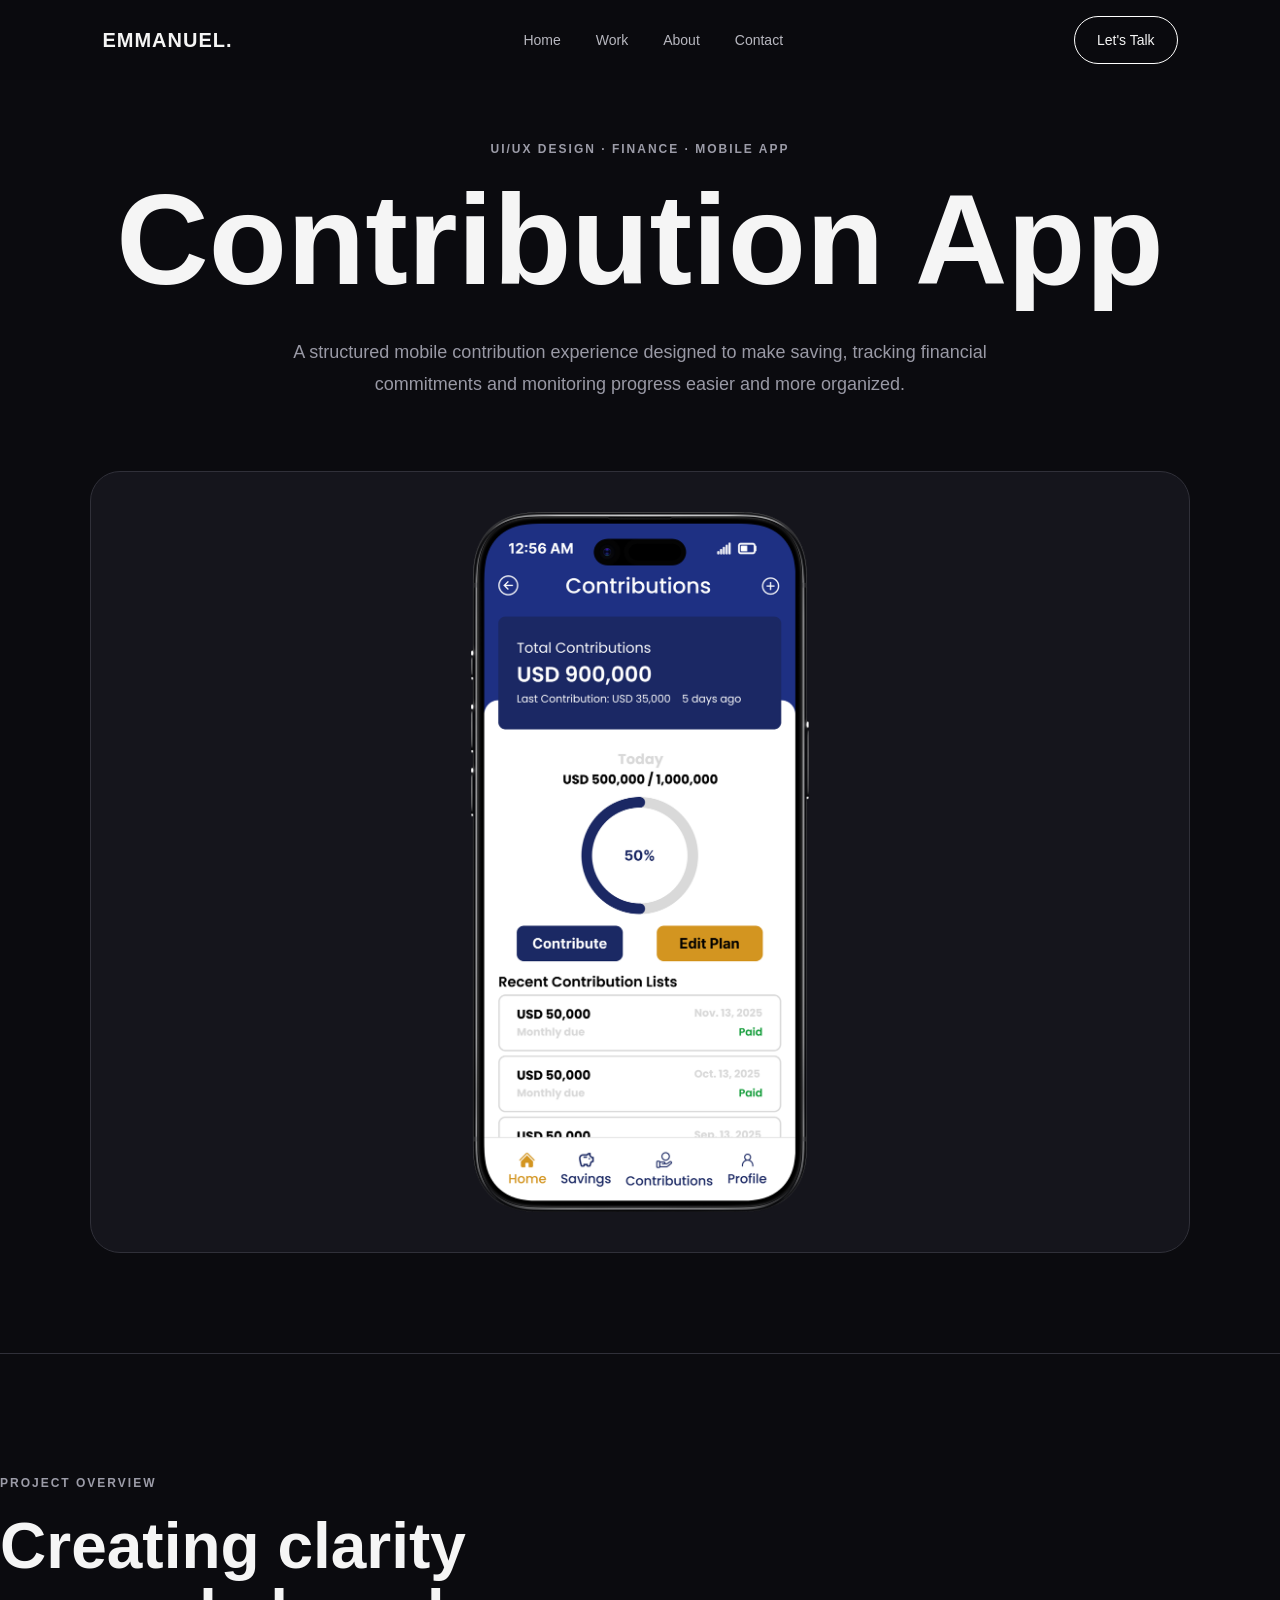
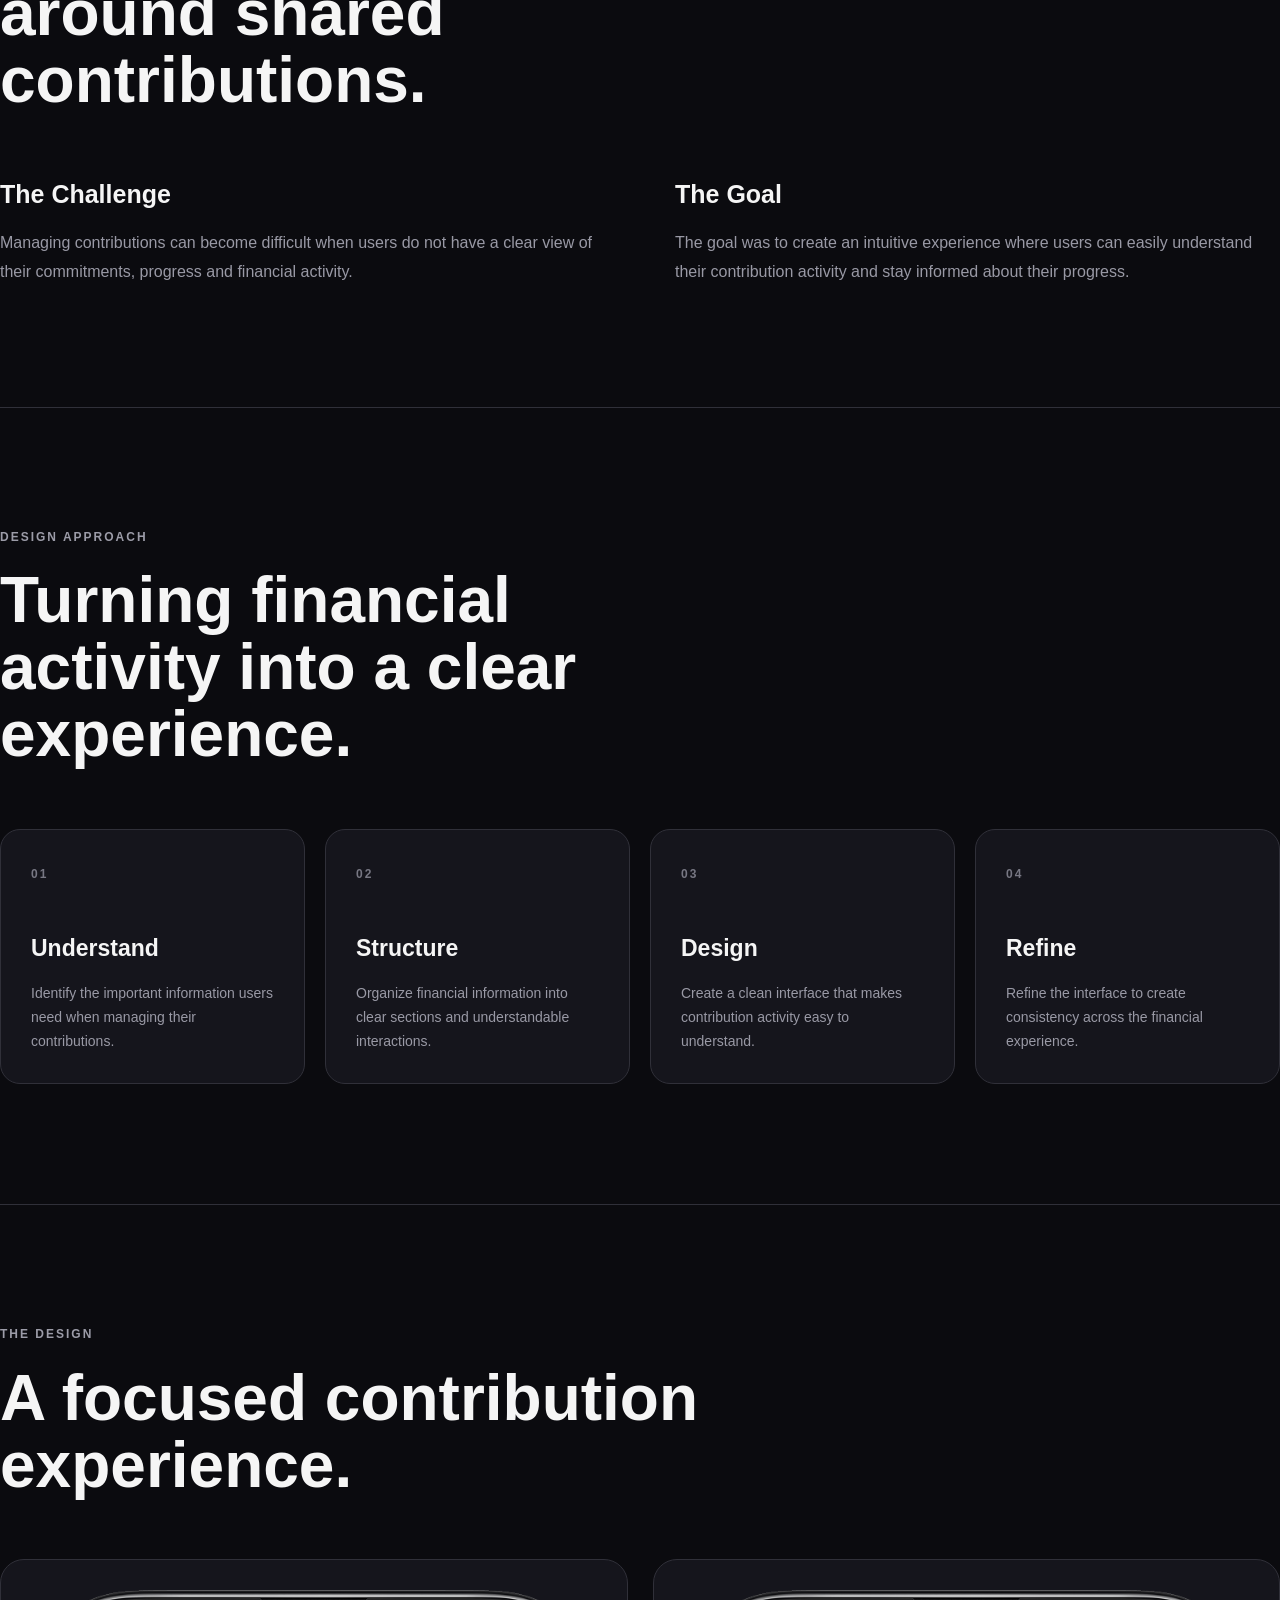
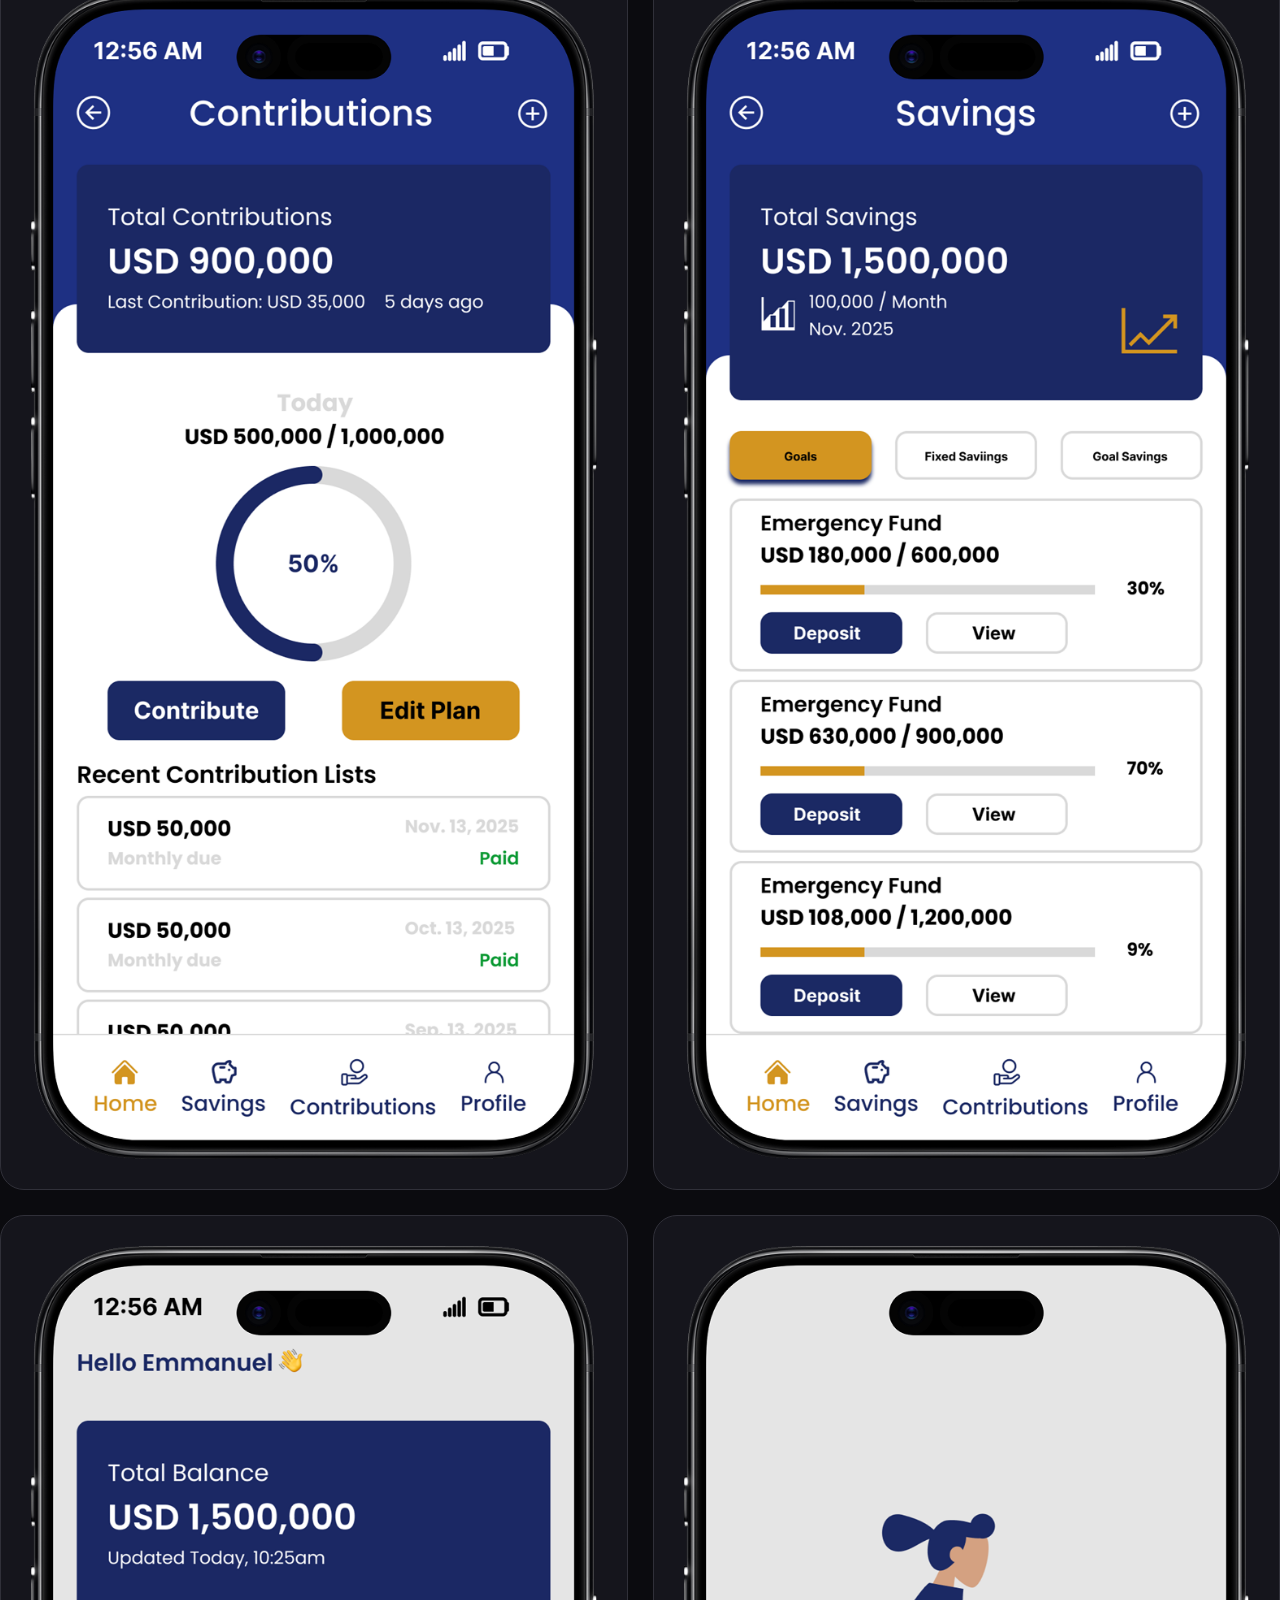
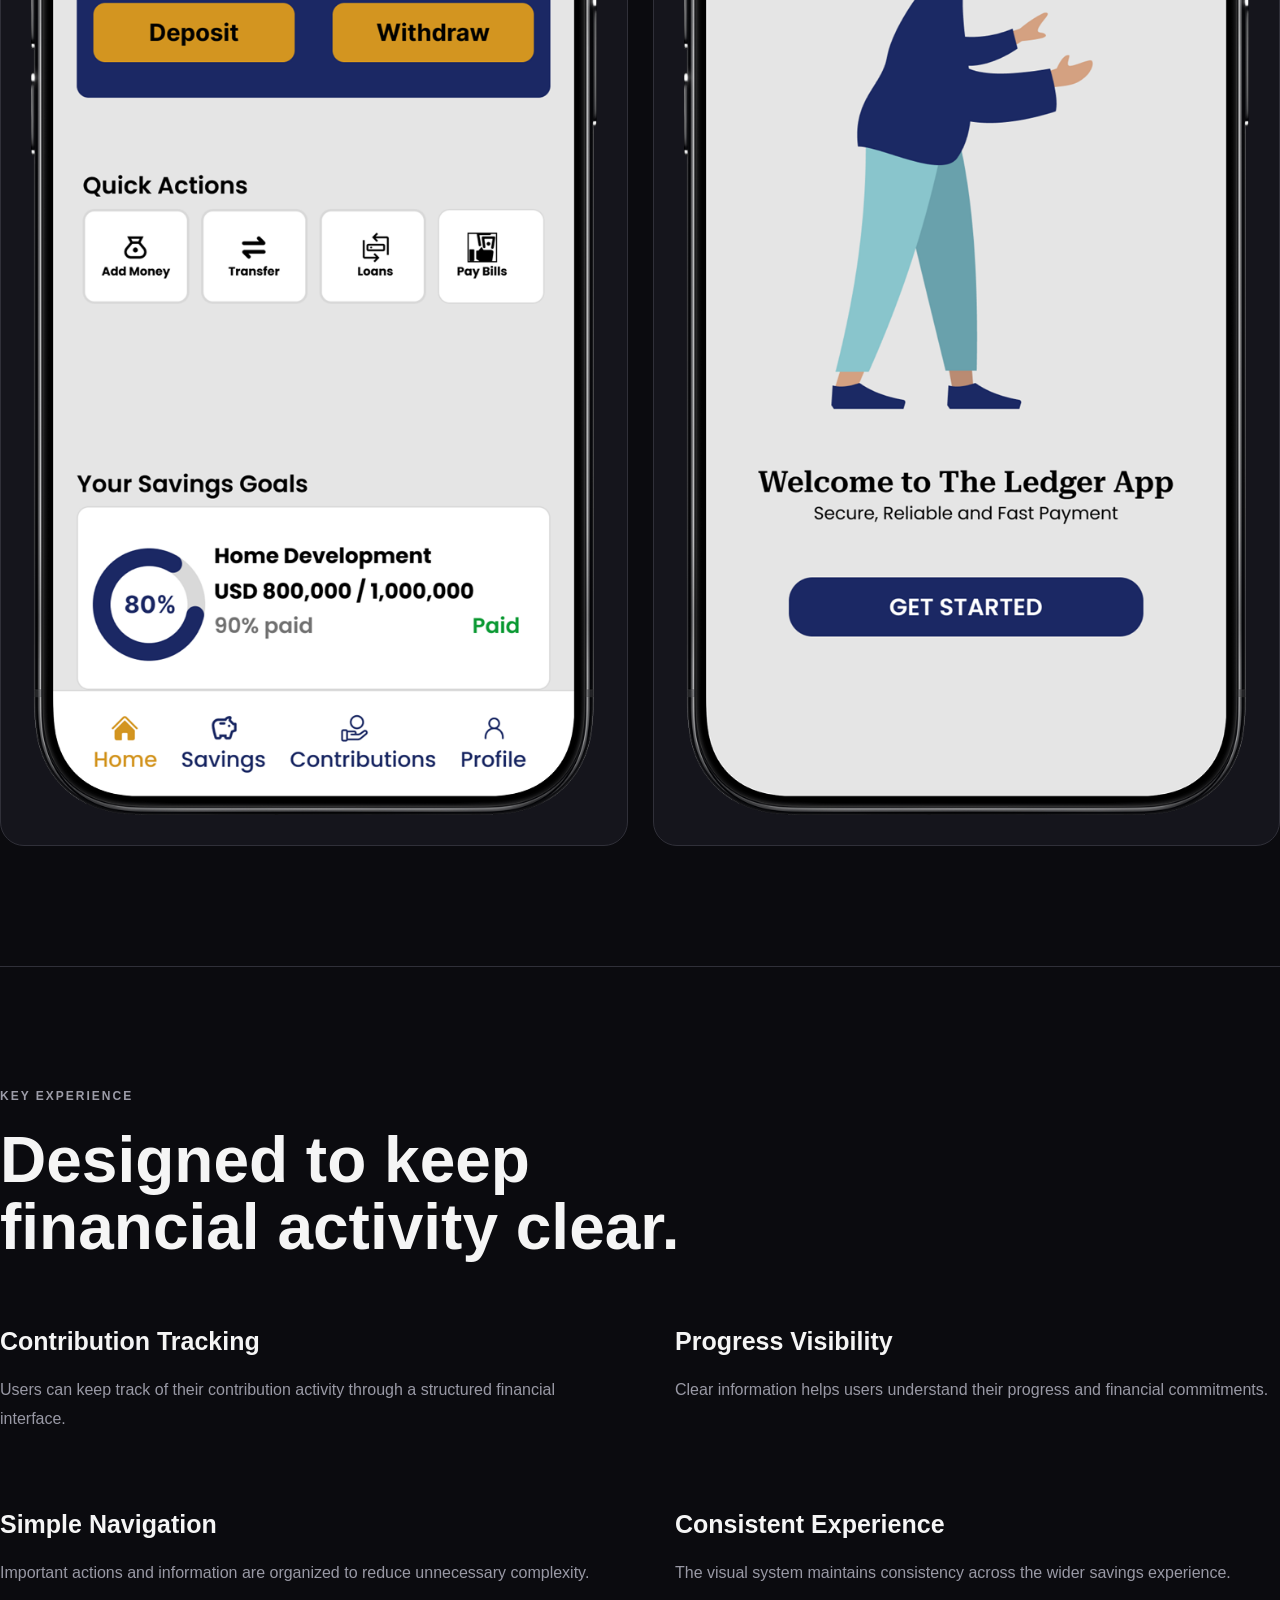
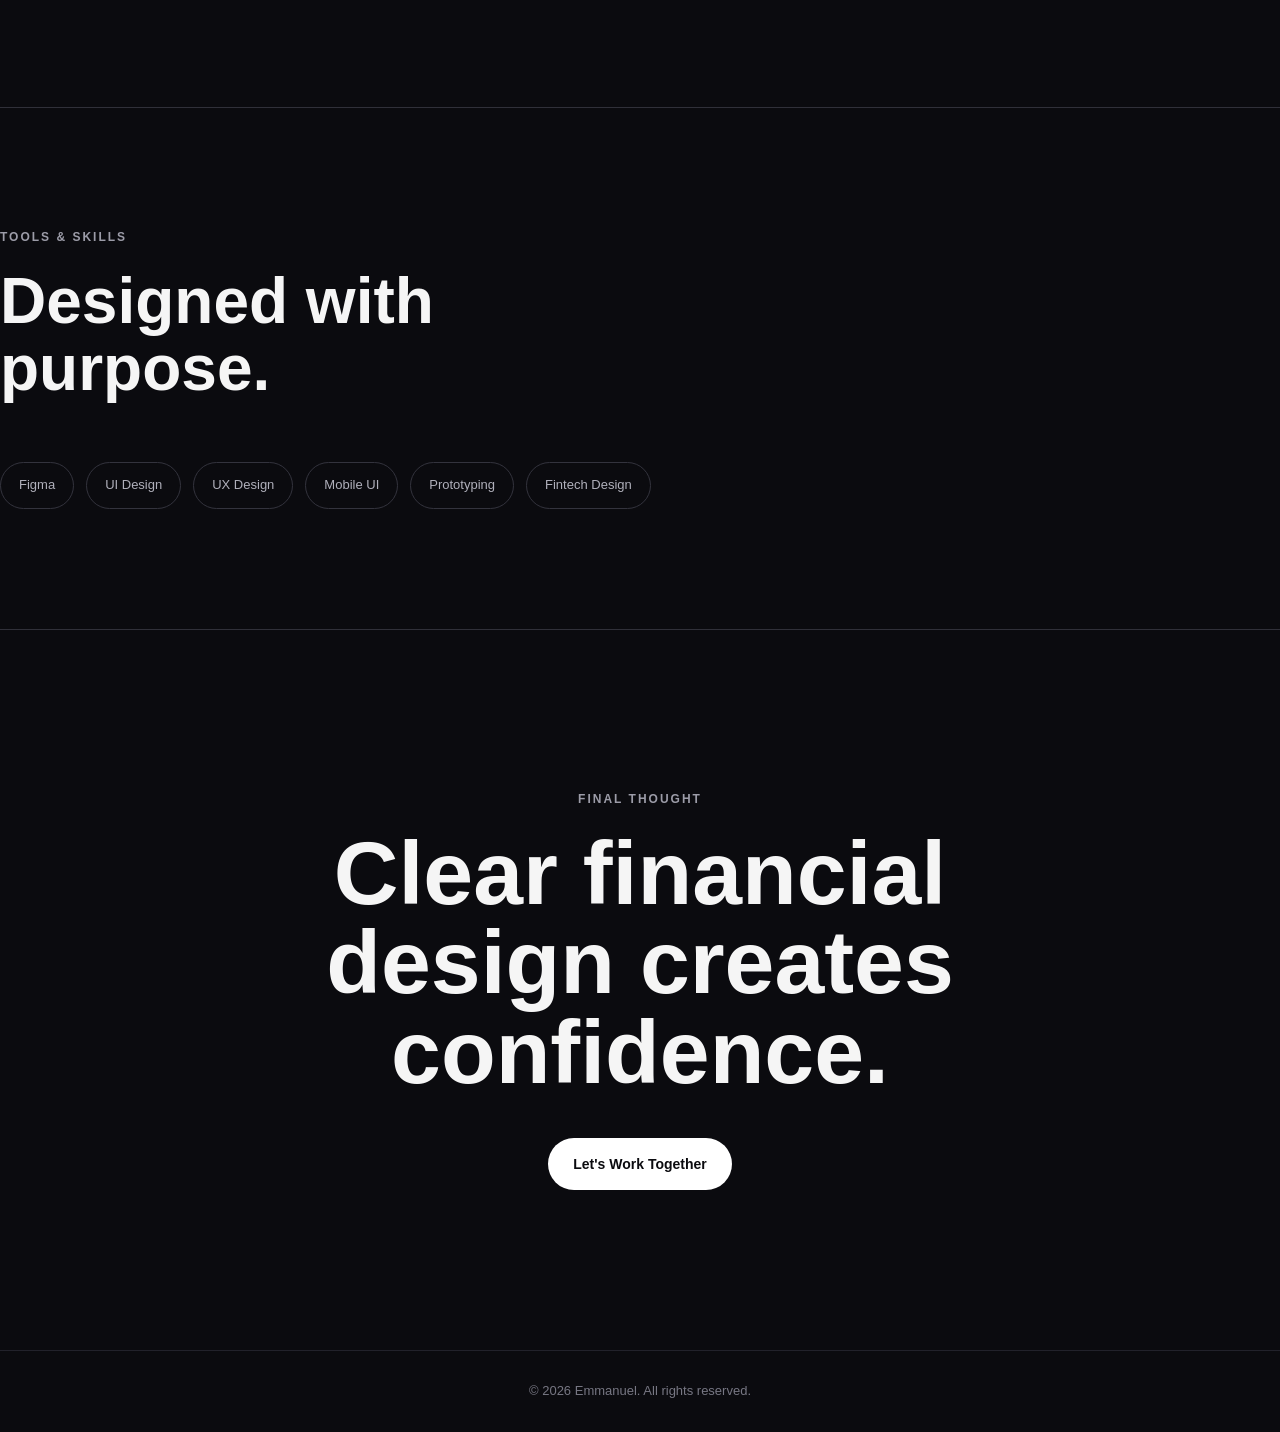
<file: case-studies/contribution/index.html>
<!DOCTYPE html>
<html lang="en">

<head>

    <meta charset="UTF-8">

    <meta
        name="viewport"
        content="width=device-width, initial-scale=1.0"
    >

    <title>Contribution App | UI/UX Case Study</title>

    <link
    rel="icon"
    type="image/png"
    href="../../Images/emmanuel-favicon.png"
>

    <link
        rel="stylesheet"
        href="../../css/style.css"
    >

</head>


<body>


    <!-- ================================
         NAVIGATION
    ================================= -->

    <header>

        <nav>

            <div class="logo">
                EMMANUEL.
            </div>


            <ul class="nav-links">

                <li>
                    <a href="../../index.html">
                        Home
                    </a>
                </li>

                <li>
                    <a href="../../index.html#work">
                        Work
                    </a>
                </li>

                <li>
                    <a href="../../index.html#about">
                        About
                    </a>
                </li>

                <li>
                    <a href="../../index.html#contact">
                        Contact
                    </a>
                </li>

            </ul>


            <a
                href="../../index.html#contact"
                class="nav-button"
            >
                Let's Talk
            </a>

        </nav>

    </header>



    <!-- ================================
         CASE STUDY
    ================================= -->

    <main>


        <!-- HERO -->

        <section class="case-study-hero">

            <p class="eyebrow">
                UI/UX DESIGN · FINANCE · MOBILE APP
            </p>


            <h1>
                Contribution App
            </h1>


            <p class="case-study-intro">

                A structured mobile contribution experience
                designed to make saving, tracking financial
                commitments and monitoring progress easier
                and more organized.

            </p>


            <div class="case-study-hero-image">

                <img
                    src="../../Images/savings-contribution.png"
                    alt="Contribution mobile application interface"
                >

            </div>

        </section>



        <!-- PROJECT OVERVIEW -->

        <section class="case-study-section">

            <div class="case-study-heading">

                <p class="eyebrow">
                    PROJECT OVERVIEW
                </p>

                <h2>
                    Creating clarity around
                    shared contributions.
                </h2>

            </div>


            <div class="case-study-grid">


                <div>

                    <h3>
                        The Challenge
                    </h3>

                    <p>

                        Managing contributions can become
                        difficult when users do not have a
                        clear view of their commitments,
                        progress and financial activity.

                    </p>

                </div>


                <div>

                    <h3>
                        The Goal
                    </h3>

                    <p>

                        The goal was to create an intuitive
                        experience where users can easily
                        understand their contribution activity
                        and stay informed about their progress.

                    </p>

                </div>

            </div>

        </section>



        <!-- DESIGN APPROACH -->

        <section class="case-study-section">

            <div class="case-study-heading">

                <p class="eyebrow">
                    DESIGN APPROACH
                </p>

                <h2>
                    Turning financial activity
                    into a clear experience.
                </h2>

            </div>


            <div class="process-grid">


                <div class="process-card">

                    <span>
                        01
                    </span>

                    <h3>
                        Understand
                    </h3>

                    <p>

                        Identify the important information
                        users need when managing their
                        contributions.

                    </p>

                </div>


                <div class="process-card">

                    <span>
                        02
                    </span>

                    <h3>
                        Structure
                    </h3>

                    <p>

                        Organize financial information into
                        clear sections and understandable
                        interactions.

                    </p>

                </div>


                <div class="process-card">

                    <span>
                        03
                    </span>

                    <h3>
                        Design
                    </h3>

                    <p>

                        Create a clean interface that makes
                        contribution activity easy to
                        understand.

                    </p>

                </div>


                <div class="process-card">

                    <span>
                        04
                    </span>

                    <h3>
                        Refine
                    </h3>

                    <p>

                        Refine the interface to create
                        consistency across the financial
                        experience.

                    </p>

                </div>

            </div>

        </section>



        <!-- DESIGN -->

        <section class="case-study-section">

            <div class="case-study-heading">

                <p class="eyebrow">
                    THE DESIGN
                </p>

                <h2>
                    A focused contribution
                    experience.
                </h2>

            </div>


            <div class="case-study-gallery">


                <div class="gallery-item">

                    <img
                        src="../../Images/savings-contribution.png"
                        alt="Contribution app interface"
                    >

                </div>


                <div class="gallery-item">

                    <img
                        src="../../Images/savings-goals.png"
                        alt="Savings goals interface"
                    >

                </div>


                <div class="gallery-item">

                    <img
                        src="../../Images/savings-home.png"
                        alt="Savings app dashboard"
                    >

                </div>


                <div class="gallery-item">

                    <img
                        src="../../Images/savings-welcome.png"
                        alt="Savings app welcome screen"
                    >

                </div>

            </div>

        </section>



        <!-- KEY EXPERIENCE -->

        <section class="case-study-section">

            <div class="case-study-heading">

                <p class="eyebrow">
                    KEY EXPERIENCE
                </p>

                <h2>
                    Designed to keep
                    financial activity clear.
                </h2>

            </div>


            <div class="case-study-grid">


                <div>

                    <h3>
                        Contribution Tracking
                    </h3>

                    <p>

                        Users can keep track of their
                        contribution activity through a
                        structured financial interface.

                    </p>

                </div>


                <div>

                    <h3>
                        Progress Visibility
                    </h3>

                    <p>

                        Clear information helps users
                        understand their progress and
                        financial commitments.

                    </p>

                </div>


                <div>

                    <h3>
                        Simple Navigation
                    </h3>

                    <p>

                        Important actions and information
                        are organized to reduce unnecessary
                        complexity.

                    </p>

                </div>


                <div>

                    <h3>
                        Consistent Experience
                    </h3>

                    <p>

                        The visual system maintains
                        consistency across the wider
                        savings experience.

                    </p>

                </div>

            </div>

        </section>



        <!-- TOOLS -->

        <section class="case-study-section">

            <div class="case-study-heading">

                <p class="eyebrow">
                    TOOLS & SKILLS
                </p>

                <h2>
                    Designed with purpose.
                </h2>

            </div>


            <div class="case-study-tags">

                <span>
                    Figma
                </span>

                <span>
                    UI Design
                </span>

                <span>
                    UX Design
                </span>

                <span>
                    Mobile UI
                </span>

                <span>
                    Prototyping
                </span>

                <span>
                    Fintech Design
                </span>

            </div>

        </section>



        <!-- FINAL THOUGHT -->

        <section class="case-study-final">

            <p class="eyebrow">
                FINAL THOUGHT
            </p>


            <h2>
                Clear financial design
                creates confidence.
            </h2>


            <a
                href="../../index.html#contact"
                class="primary-button"
            >
                Let's Work Together
            </a>

        </section>


    </main>



    <!-- FOOTER -->

    <footer>

        <p>
            © 2026 Emmanuel. All rights reserved.
        </p>

    </footer>


</body>

</html>
</file>
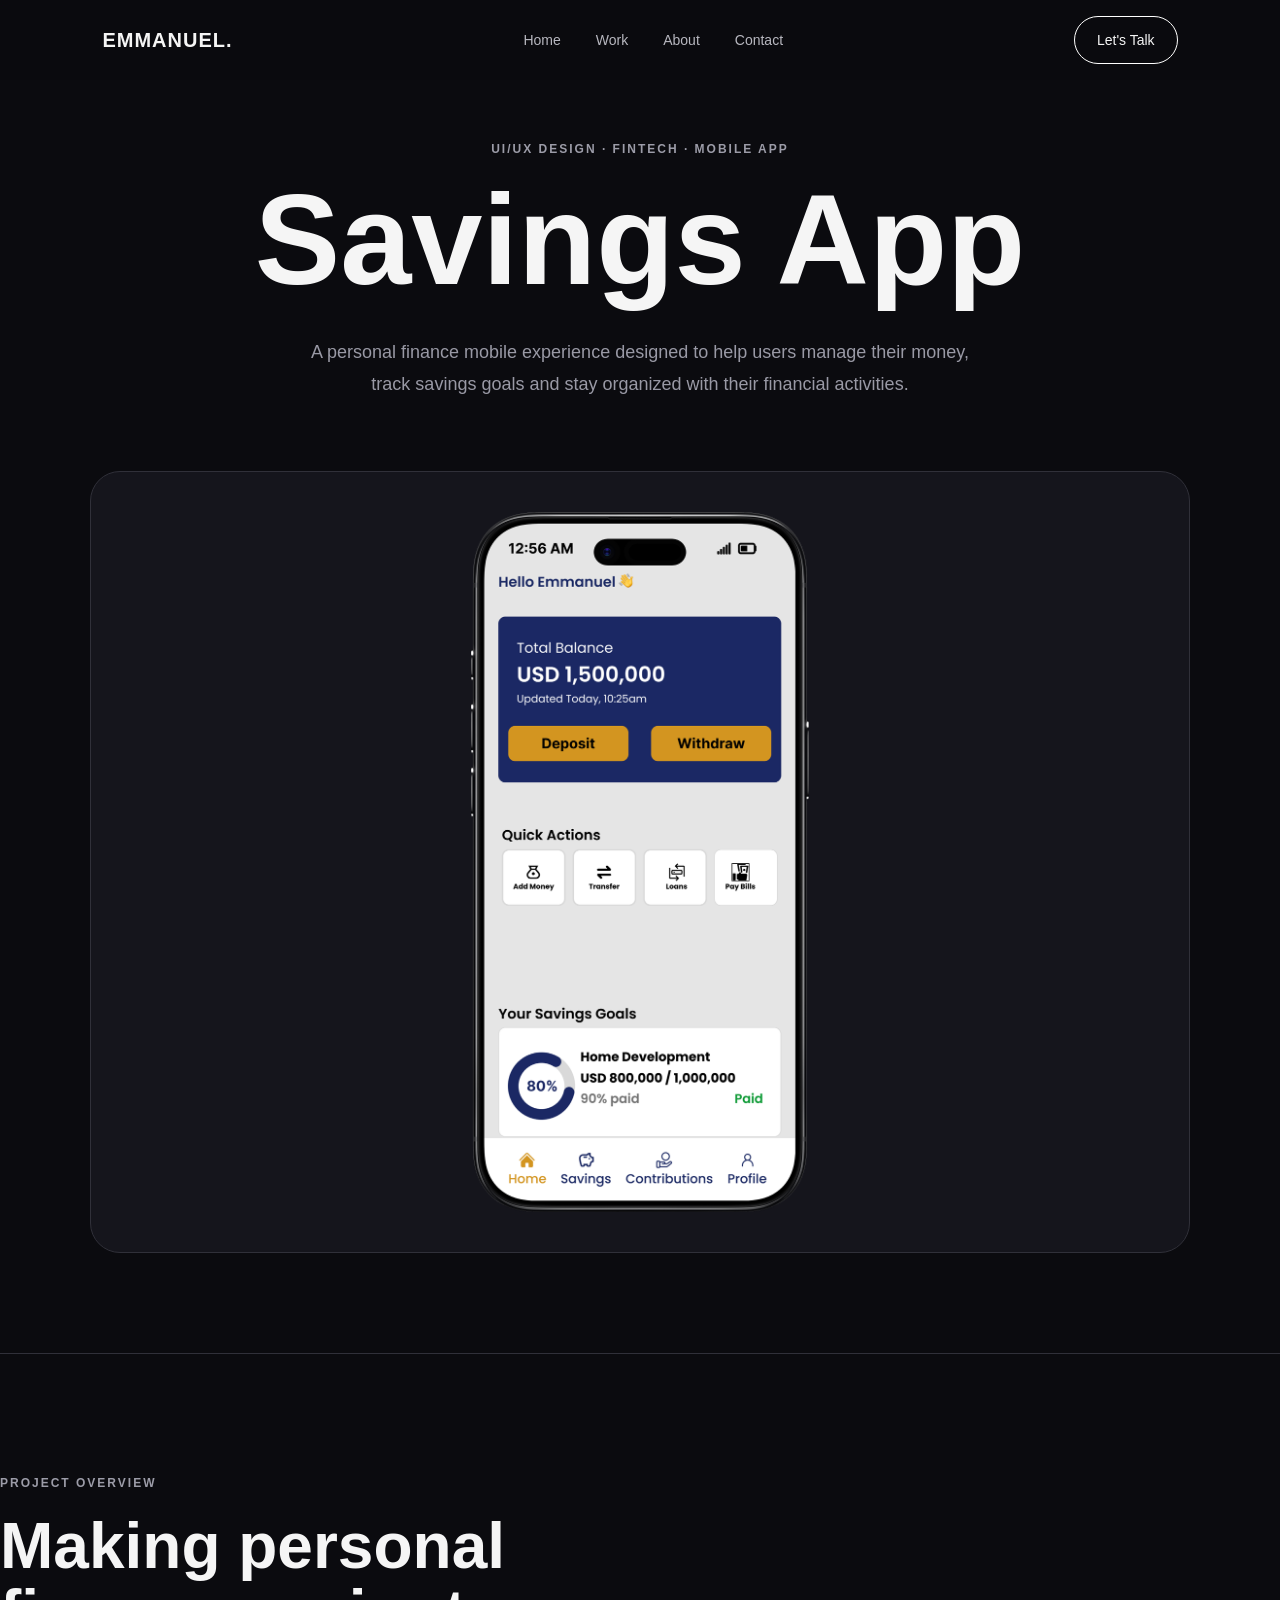
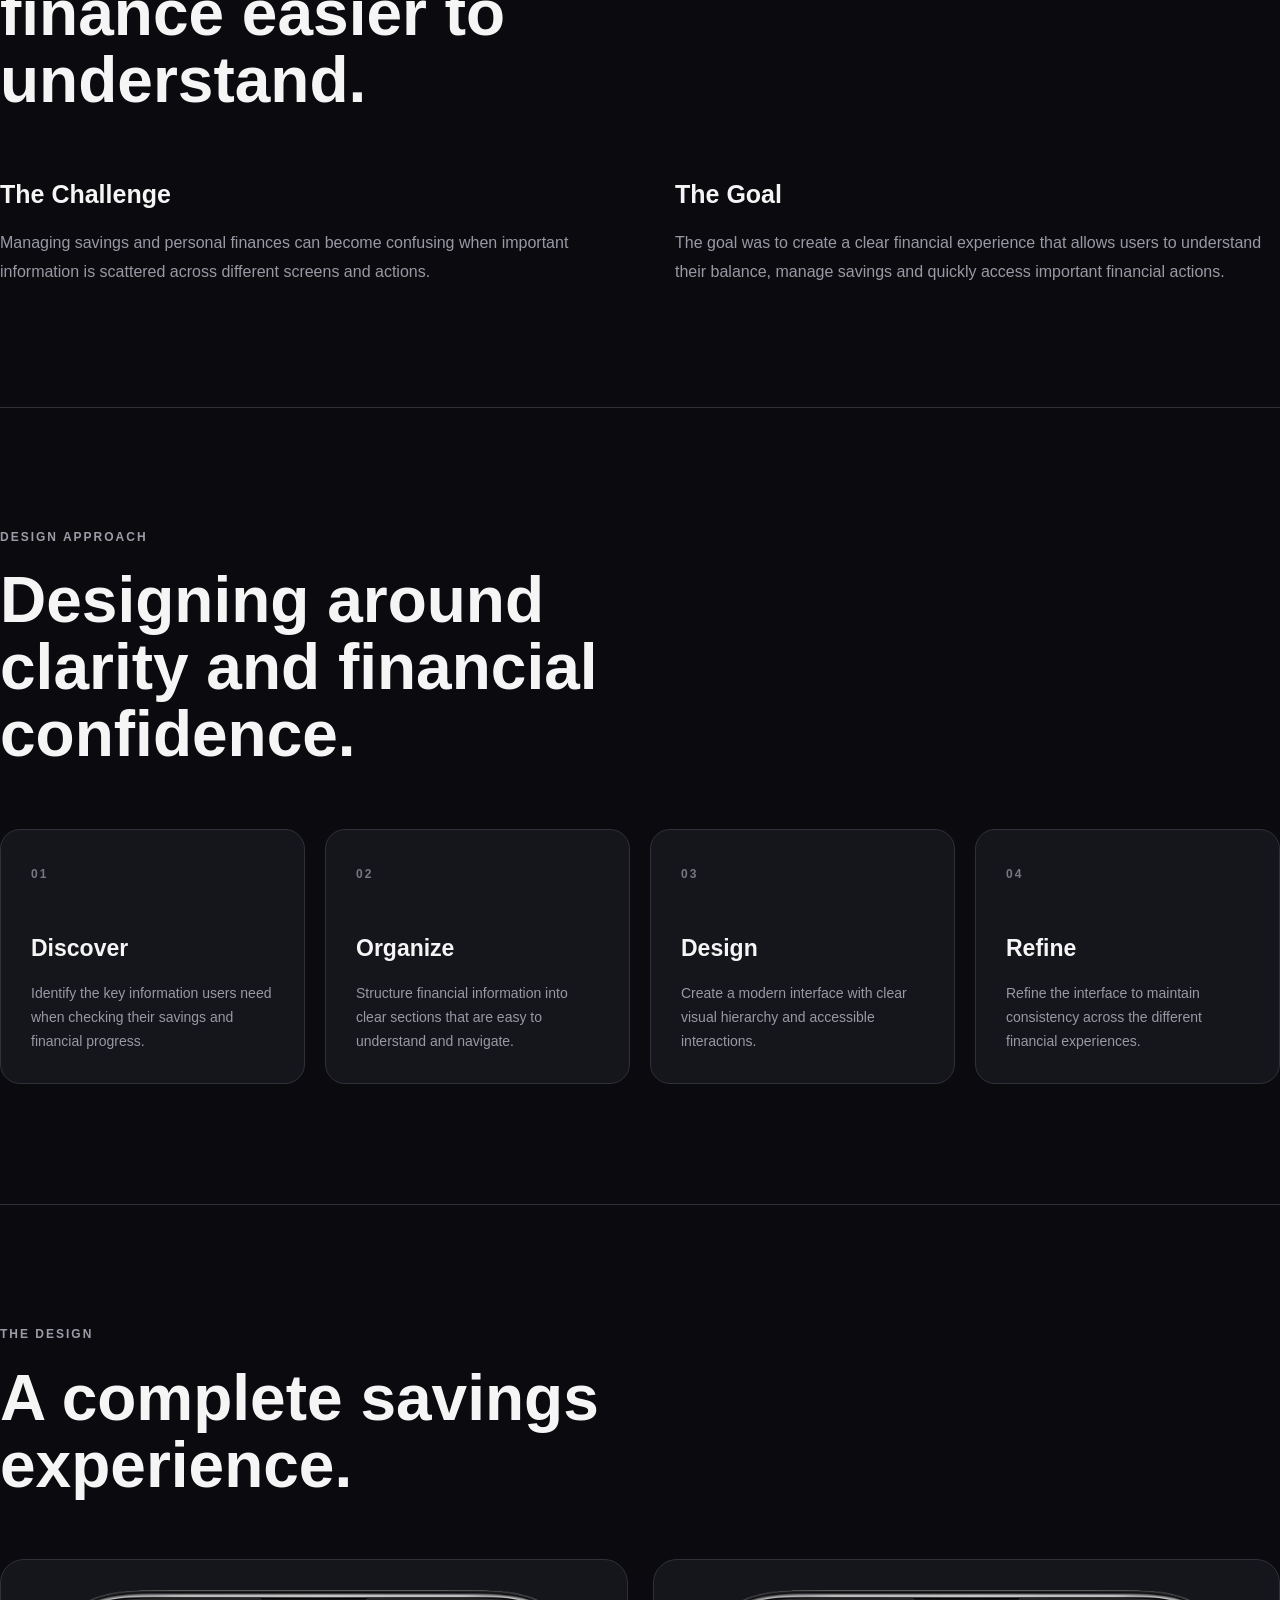
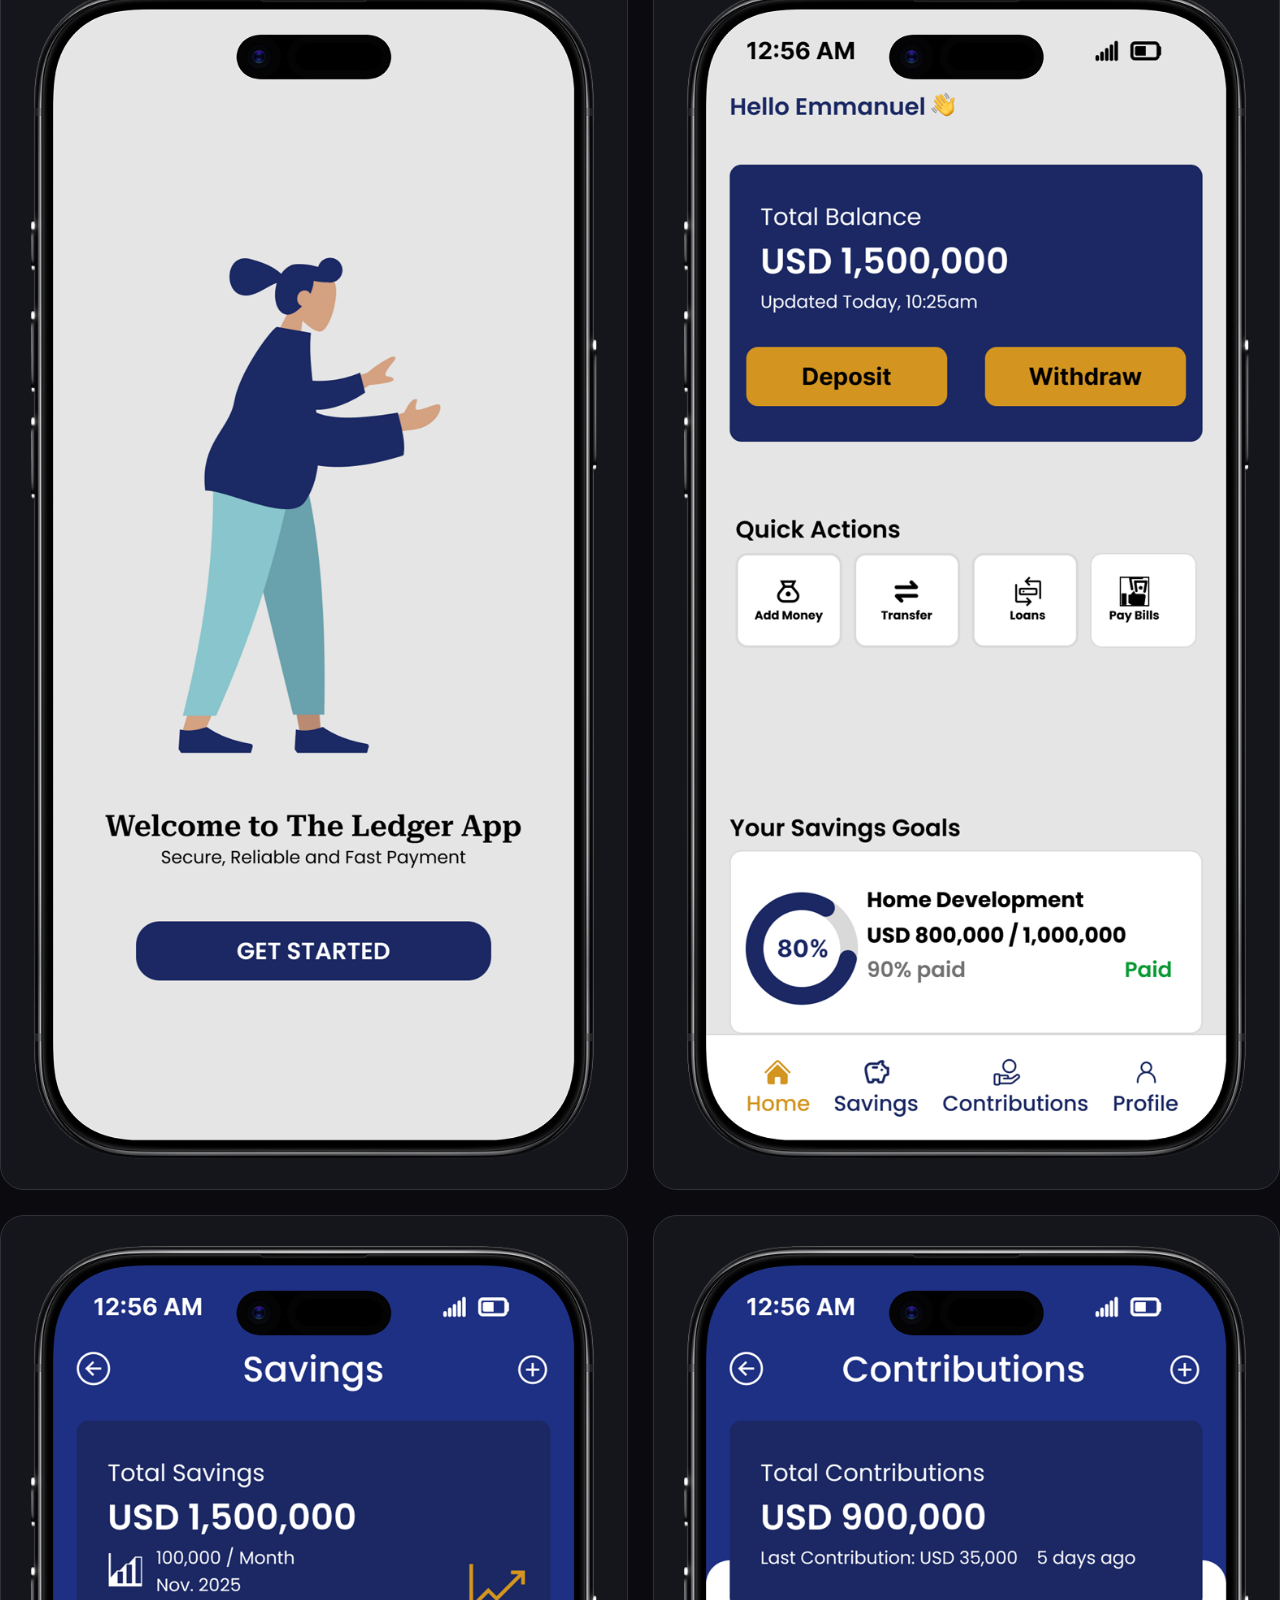
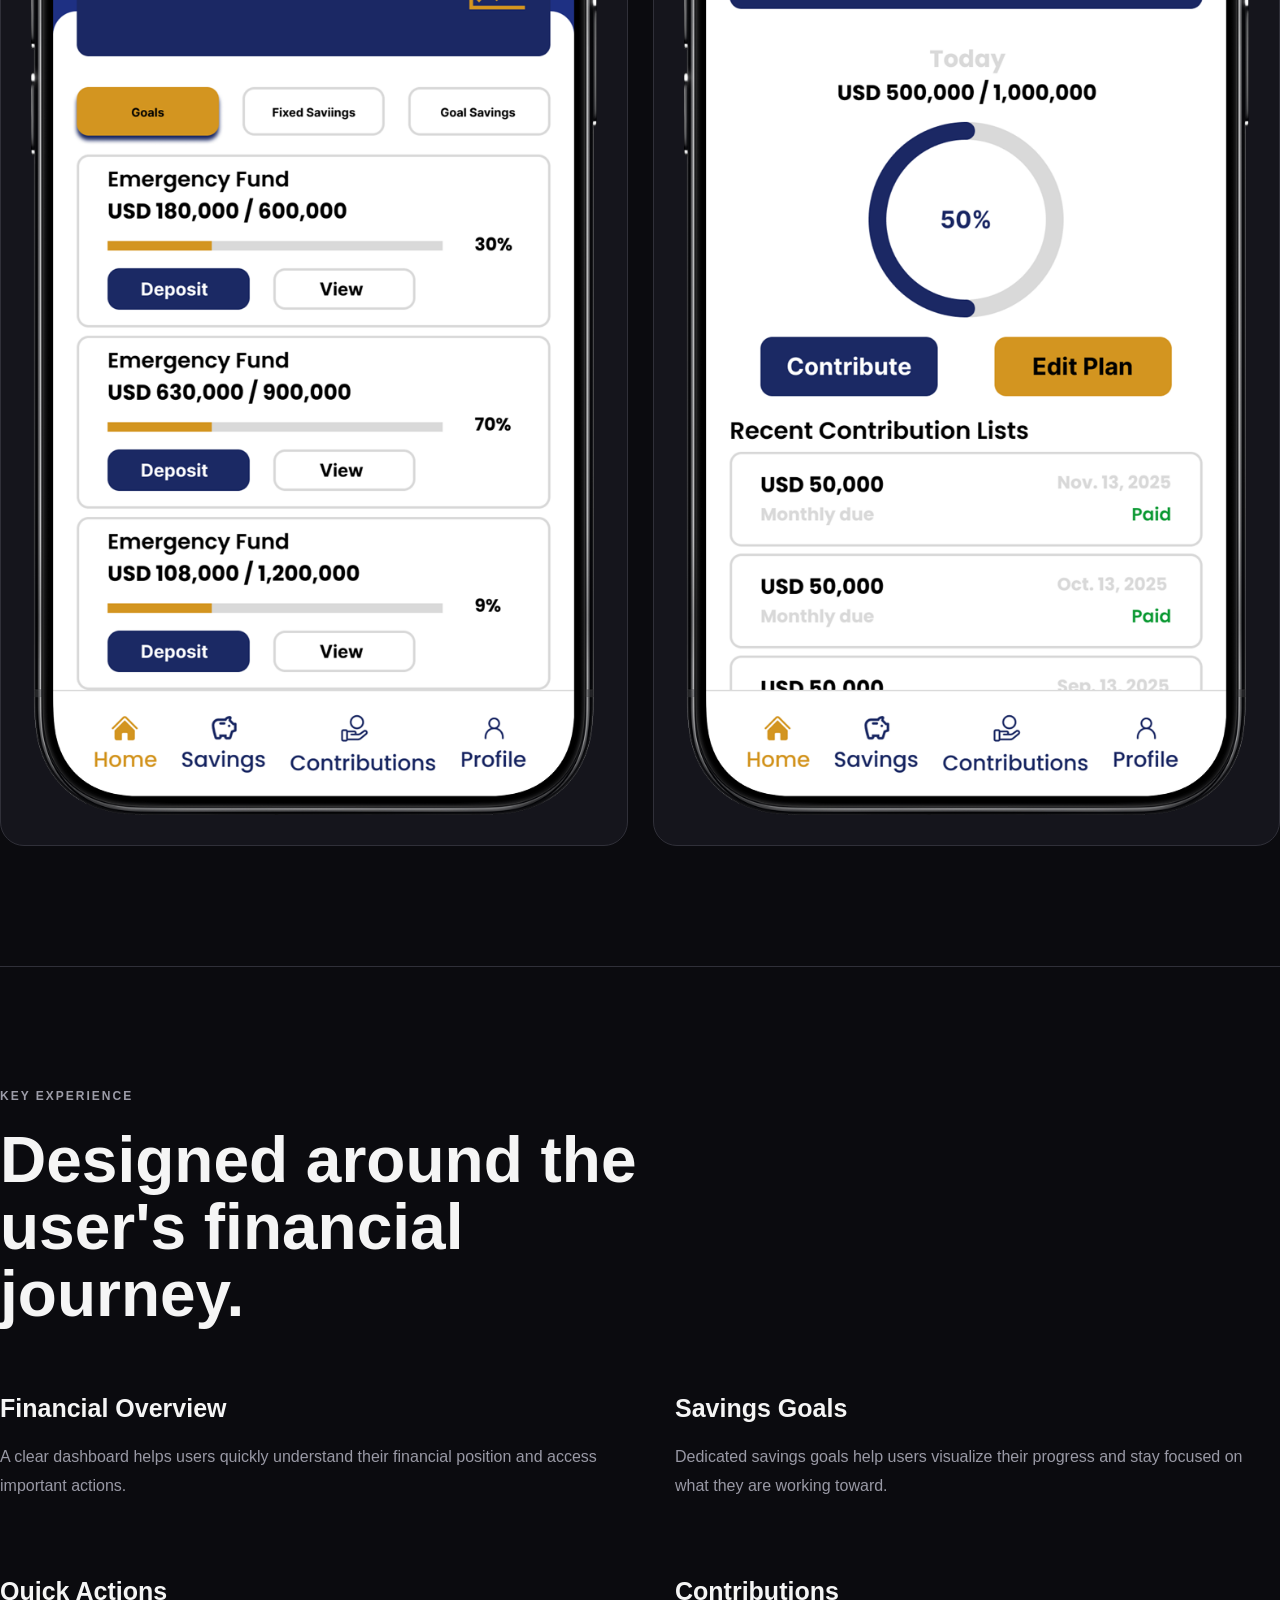
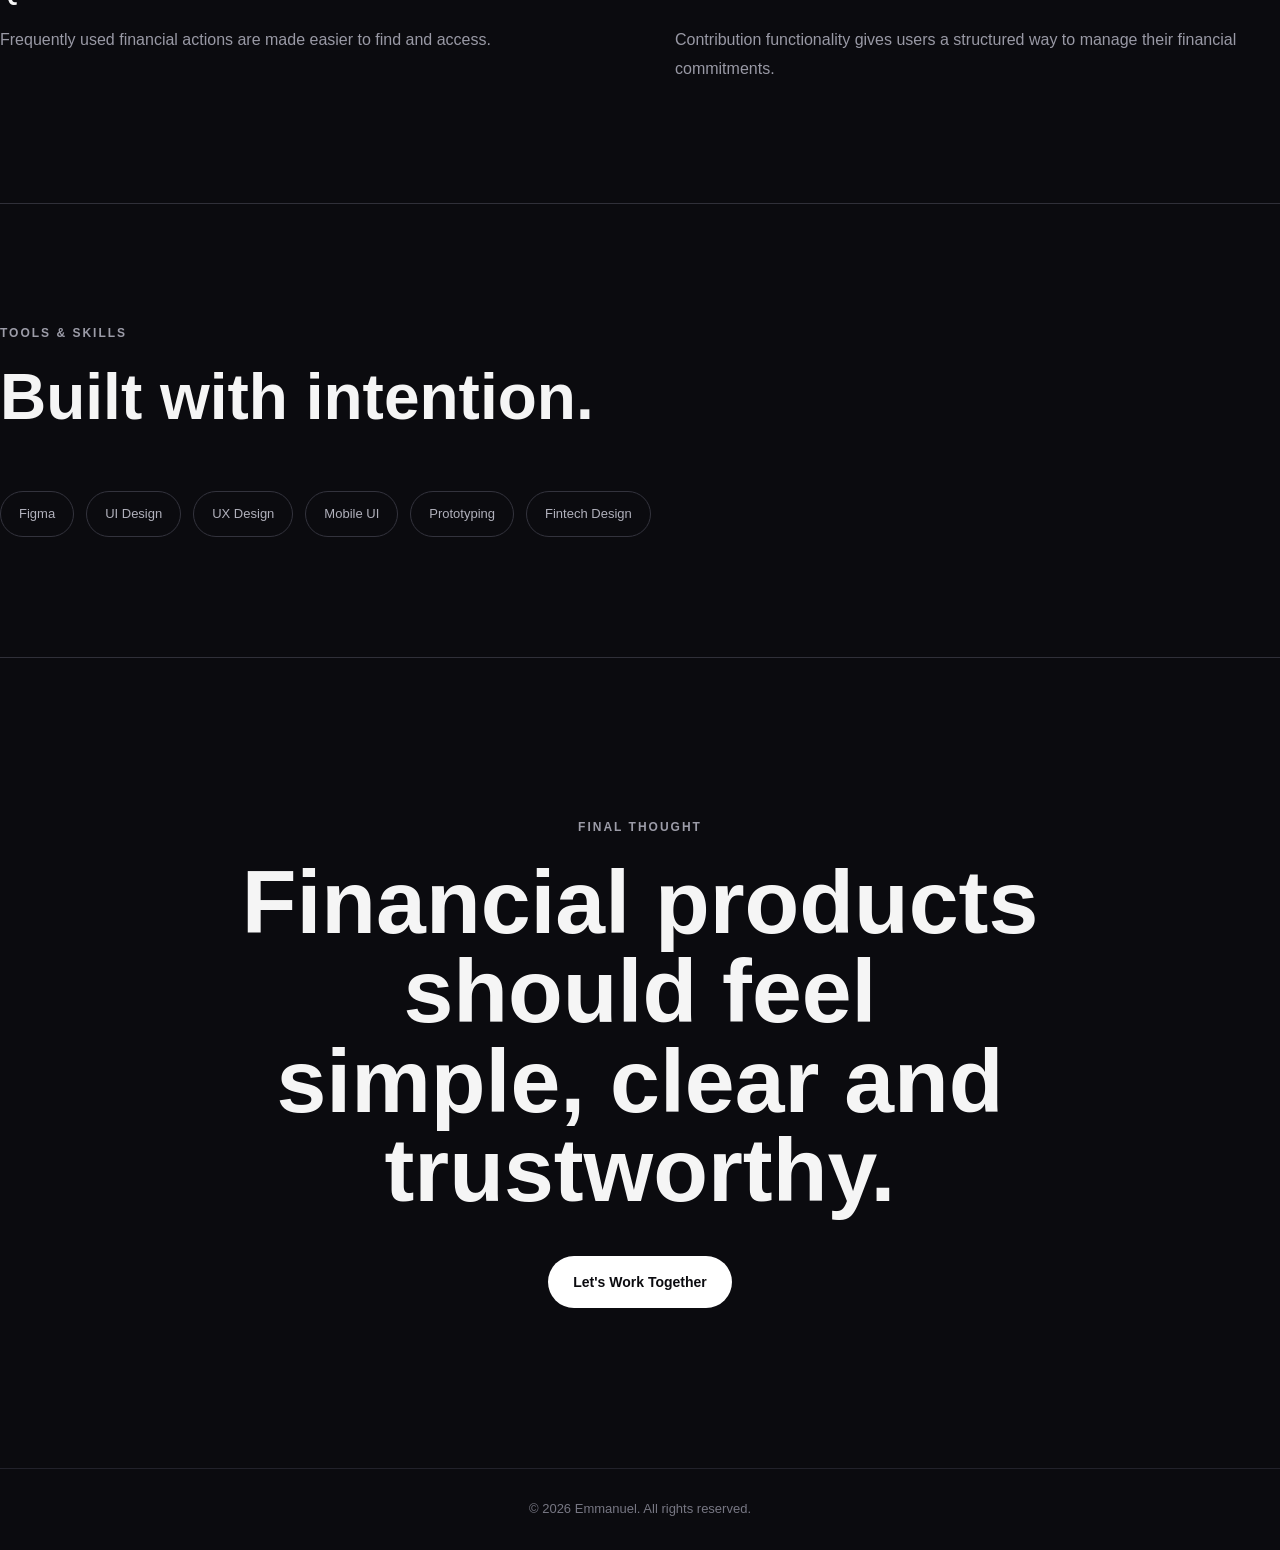
<file: case-studies/savings/index.html>
<!DOCTYPE html>
<html lang="en">

<head>

    <meta charset="UTF-8">

    <meta
        name="viewport"
        content="width=device-width, initial-scale=1.0"
    >

    <title>Savings App | UI/UX Case Study</title>

    <link
    rel="icon"
    type="image/png"
    href="../../Images/emmanuel-favicon.png"
>

    <link
        rel="stylesheet"
        href="../../css/style.css"
    >

</head>


<body>


    <!-- ================================
         NAVIGATION
    ================================= -->

    <header>

        <nav>

            <div class="logo">
                EMMANUEL.
            </div>


            <ul class="nav-links">

                <li>
                    <a href="../../index.html">
                        Home
                    </a>
                </li>

                <li>
                    <a href="../../index.html#work">
                        Work
                    </a>
                </li>

                <li>
                    <a href="../../index.html#about">
                        About
                    </a>
                </li>

                <li>
                    <a href="../../index.html#contact">
                        Contact
                    </a>
                </li>

            </ul>


            <a
                href="../../index.html#contact"
                class="nav-button"
            >
                Let's Talk
            </a>

        </nav>

    </header>



    <!-- ================================
         CASE STUDY HERO
    ================================= -->

    <main>

        <section class="case-study-hero">

            <p class="eyebrow">
                UI/UX DESIGN · FINTECH · MOBILE APP
            </p>


            <h1>
                Savings App
            </h1>


            <p class="case-study-intro">

                A personal finance mobile experience
                designed to help users manage their money,
                track savings goals and stay organized
                with their financial activities.

            </p>


            <div class="case-study-hero-image">

                <img
                    src="../../Images/savings-home.png"
                    alt="Savings mobile finance application"
                >

            </div>

        </section>



        <!-- ================================
             PROJECT OVERVIEW
        ================================= -->

        <section class="case-study-section">

            <div class="case-study-heading">

                <p class="eyebrow">
                    PROJECT OVERVIEW
                </p>

                <h2>
                    Making personal finance
                    easier to understand.
                </h2>

            </div>


            <div class="case-study-grid">

                <div>

                    <h3>
                        The Challenge
                    </h3>

                    <p>

                        Managing savings and personal finances
                        can become confusing when important
                        information is scattered across different
                        screens and actions.

                    </p>

                </div>


                <div>

                    <h3>
                        The Goal
                    </h3>

                    <p>

                        The goal was to create a clear financial
                        experience that allows users to understand
                        their balance, manage savings and quickly
                        access important financial actions.

                    </p>

                </div>

            </div>

        </section>



        <!-- ================================
             DESIGN APPROACH
        ================================= -->

        <section class="case-study-section">

            <div class="case-study-heading">

                <p class="eyebrow">
                    DESIGN APPROACH
                </p>

                <h2>
                    Designing around clarity
                    and financial confidence.
                </h2>

            </div>


            <div class="process-grid">

                <div class="process-card">

                    <span>
                        01
                    </span>

                    <h3>
                        Discover
                    </h3>

                    <p>

                        Identify the key information users
                        need when checking their savings
                        and financial progress.

                    </p>

                </div>


                <div class="process-card">

                    <span>
                        02
                    </span>

                    <h3>
                        Organize
                    </h3>

                    <p>

                        Structure financial information into
                        clear sections that are easy to
                        understand and navigate.

                    </p>

                </div>


                <div class="process-card">

                    <span>
                        03
                    </span>

                    <h3>
                        Design
                    </h3>

                    <p>

                        Create a modern interface with
                        clear visual hierarchy and
                        accessible interactions.

                    </p>

                </div>


                <div class="process-card">

                    <span>
                        04
                    </span>

                    <h3>
                        Refine
                    </h3>

                    <p>

                        Refine the interface to maintain
                        consistency across the different
                        financial experiences.

                    </p>

                </div>

            </div>

        </section>



        <!-- ================================
             DESIGN SCREENS
        ================================= -->

        <section class="case-study-section">

            <div class="case-study-heading">

                <p class="eyebrow">
                    THE DESIGN
                </p>

                <h2>
                    A complete savings
                    experience.
                </h2>

            </div>


            <div class="case-study-gallery">

                <div class="gallery-item">

                    <img
                        src="../../Images/savings-welcome.png"
                        alt="Savings app welcome screen"
                    >

                </div>


                <div class="gallery-item">

                    <img
                        src="../../Images/savings-home.png"
                        alt="Savings app home dashboard"
                    >

                </div>


                <div class="gallery-item">

                    <img
                        src="../../Images/savings-goals.png"
                        alt="Savings app goals interface"
                    >

                </div>


                <div class="gallery-item">

                    <img
                        src="../../Images/savings-contribution.png"
                        alt="Savings app contribution interface"
                    >

                </div>

            </div>

        </section>



        <!-- ================================
             FEATURES
        ================================= -->

        <section class="case-study-section">

            <div class="case-study-heading">

                <p class="eyebrow">
                    KEY EXPERIENCE
                </p>

                <h2>
                    Designed around the
                    user's financial journey.
                </h2>

            </div>


            <div class="case-study-grid">

                <div>

                    <h3>
                        Financial Overview
                    </h3>

                    <p>

                        A clear dashboard helps users quickly
                        understand their financial position and
                        access important actions.

                    </p>

                </div>


                <div>

                    <h3>
                        Savings Goals
                    </h3>

                    <p>

                        Dedicated savings goals help users
                        visualize their progress and stay
                        focused on what they are working toward.

                    </p>

                </div>


                <div>

                    <h3>
                        Quick Actions
                    </h3>

                    <p>

                        Frequently used financial actions
                        are made easier to find and access.

                    </p>

                </div>


                <div>

                    <h3>
                        Contributions
                    </h3>

                    <p>

                        Contribution functionality gives users
                        a structured way to manage their
                        financial commitments.

                    </p>

                </div>

            </div>

        </section>



        <!-- ================================
             TOOLS
        ================================= -->

        <section class="case-study-section">

            <div class="case-study-heading">

                <p class="eyebrow">
                    TOOLS & SKILLS
                </p>

                <h2>
                    Built with intention.
                </h2>

            </div>


            <div class="case-study-tags">

                <span>
                    Figma
                </span>

                <span>
                    UI Design
                </span>

                <span>
                    UX Design
                </span>

                <span>
                    Mobile UI
                </span>

                <span>
                    Prototyping
                </span>

                <span>
                    Fintech Design
                </span>

            </div>

        </section>



        <!-- ================================
             FINAL THOUGHT
        ================================= -->

        <section class="case-study-final">

            <p class="eyebrow">
                FINAL THOUGHT
            </p>


            <h2>
                Financial products
                should feel simple,
                clear and trustworthy.
            </h2>


            <a
                href="../../index.html#contact"
                class="primary-button"
            >
                Let's Work Together
            </a>

        </section>

    </main>



    <!-- ================================
         FOOTER
    ================================= -->

    <footer>

        <p>
            © 2026 Emmanuel. All rights reserved.
        </p>

    </footer>


</body>

</html>
</file>
<file: css/style.css>
/* ================================
   RESET & GLOBAL STYLES
================================ */

* {
    margin: 0;
    padding: 0;
    box-sizing: border-box;
}

html {
    scroll-behavior: smooth;
}

body {
    font-family: Arial, Helvetica, sans-serif;
    background: #0b0b0f;
    color: #f5f5f5;
    line-height: 1.6;
}

a {
    color: inherit;
    text-decoration: none;
}

img {
    width: 100%;
    display: block;
}

section {
    padding: 100px 8%;
}


/* ================================
   NAVIGATION
================================ */

header {
    width: 100%;
    position: fixed;
    top: 0;
    left: 0;
    z-index: 1000;
    background: rgba(11, 11, 15, 0.85);
    backdrop-filter: blur(15px);
}

nav {
    max-width: 1400px;
    margin: auto;
    height: 80px;

    display: flex;
    align-items: center;
    justify-content: space-between;

    padding: 0 8%;
}

.logo {
    font-size: 20px;
    font-weight: 800;
    letter-spacing: 1px;
}

.nav-links {
    list-style: none;

    display: flex;
    align-items: center;
    gap: 35px;
}

.nav-links a {
    color: #b8b8c0;
    font-size: 14px;
    transition: 0.3s ease;
}

.nav-links a:hover {
    color: #ffffff;
}

.nav-button {
    padding: 12px 22px;
    border: 1px solid #ffffff;
    border-radius: 50px;

    font-size: 14px;

    transition: 0.3s ease;
}

.nav-button:hover {
    background: #ffffff;
    color: #0b0b0f;
}


/* ================================
   GENERAL COMPONENTS
================================ */

.eyebrow {
    color: #9c9ca8;
    font-size: 12px;
    font-weight: 700;
    letter-spacing: 3px;
    margin-bottom: 20px;
}

.section-heading {
    max-width: 700px;
    margin-bottom: 60px;
}

.section-heading h2 {
    font-size: clamp(40px, 6vw, 72px);
    line-height: 1;
    letter-spacing: -3px;
}


/* ================================
   HERO
================================ */

.hero {
    min-height: 100vh;

    display: flex;
    align-items: center;
    justify-content: space-between;
    gap: 70px;

    padding-top: 150px;
}

.hero-content {
    max-width: 720px;
}

.hero h1 {
    font-size: clamp(55px, 7vw, 100px);
    line-height: 0.95;
    letter-spacing: -5px;
}

.hero h1 span {
    color: #8f8f9b;
}

.hero-description {
    max-width: 600px;

    margin-top: 35px;

    color: #aaaab5;
    font-size: 18px;
}

.hero-buttons {
    display: flex;
    gap: 15px;
    margin-top: 40px;
}

.primary-button,
.secondary-button {
    display: inline-block;

    padding: 15px 25px;

    border-radius: 50px;

    font-size: 14px;
    font-weight: 600;

    transition: 0.3s ease;
}

.primary-button {
    background: #ffffff;
    color: #0b0b0f;
}

.primary-button:hover {
    transform: translateY(-3px);
}

.secondary-button {
    border: 1px solid #33333d;
    color: #ffffff;
}

.secondary-button:hover {
    background: #18181f;
}


/* ================================
   HERO VISUAL
================================ */

.hero-visual {
    width: 420px;
    min-width: 320px;
}

.design-card {
    height: 520px;

    padding: 35px;

    border-radius: 30px;

    background:
        linear-gradient(
            145deg,
            #24242d,
            #111116
        );

    border: 1px solid #303039;

    display: flex;
    flex-direction: column;
    justify-content: flex-end;

    box-shadow:
        0 30px 80px rgba(0, 0, 0, 0.4);
}

.design-card p {
    color: #9999a5;
    font-size: 13px;
    margin-bottom: 10px;
}

.design-card h2 {
    font-size: 32px;
    line-height: 1.1;
}


/* ================================
   ABOUT
================================ */

.about {
    background: #101016;

    display: grid;
    grid-template-columns: 1fr 1fr;
    gap: 80px;
}

.about-content {
    max-width: 600px;
}

.about-content p {
    color: #b4b4bf;
    font-size: 20px;
    margin-bottom: 25px;
}


/* ================================
   PROJECTS
================================ */

.work {
    background: #0b0b0f;
}

.projects-grid {
    display: grid;

    grid-template-columns: repeat(2, 1fr);

    gap: 40px;
}

.project-card {
    overflow: hidden;
}

.project-image {
    overflow: hidden;

    border-radius: 25px;

    background: #17171e;

    aspect-ratio: 16 / 11;
}

.project-image img {
    height: 100%;
    object-fit: cover;

    transition: transform 0.6s ease;
}

.project-card:hover .project-image img {
    transform: scale(1.04);
}

.project-info {
    padding-top: 25px;
}

.project-info > p:first-child {
    color: #777783;
    font-size: 11px;
    font-weight: 700;
    letter-spacing: 2px;
}

.project-info h3 {
    font-size: 28px;
    margin: 8px 0;
}

.project-info p {
    color: #9999a5;
    max-width: 500px;
}

.project-info a {
    display: inline-block;

    margin-top: 15px;

    font-size: 14px;
    font-weight: 600;
}

.project-info a:hover {
    text-decoration: underline;
}


/* ================================
   SKILLS
================================ */

.skills {
    background: #101016;
}

.skills-grid {
    display: grid;

    grid-template-columns: repeat(2, 1fr);

    gap: 1px;

    background: #303039;

    border: 1px solid #303039;
}

.skill {
    padding: 45px;

    background: #101016;

    transition: 0.3s ease;
}

.skill:hover {
    background: #18181f;
}

.skill h3 {
    font-size: 25px;
    margin-bottom: 12px;
}

.skill p {
    color: #9999a5;
}


/* ================================
   CONTACT
================================ */

.contact {
    text-align: center;

    min-height: 70vh;

    display: flex;
    flex-direction: column;

    align-items: center;
    justify-content: center;
}

.contact h2 {
    font-size: clamp(50px, 8vw, 100px);

    line-height: 0.95;

    letter-spacing: -5px;

    max-width: 900px;
}

.contact > p:not(.eyebrow) {
    color: #9999a5;

    margin: 25px 0 35px;

    font-size: 18px;
}


/* ================================
   FOOTER
================================ */

footer {
    border-top: 1px solid #22222b;

    padding: 30px 8%;

    text-align: center;

    color: #777783;

    font-size: 13px;
}


/* ================================
   MOBILE RESPONSIVENESS
================================ */

@media (max-width: 900px) {

    nav {
        padding: 0 5%;
    }

    .nav-links {
        display: none;
    }

    section {
        padding: 80px 6%;
    }

    .hero {
        flex-direction: column;

        align-items: flex-start;

        padding-top: 130px;
    }

    .hero-visual {
        width: 100%;
    }

    .design-card {
        height: 400px;
    }

    .about {
        grid-template-columns: 1fr;
        gap: 40px;
    }

    .projects-grid {
        grid-template-columns: 1fr;
    }

    .skills-grid {
        grid-template-columns: 1fr;
    }
}


/* ================================
   SMALL PHONES
================================ */

@media (max-width: 500px) {

    .logo {
        font-size: 16px;
    }

    .nav-button {
        padding: 9px 15px;
        font-size: 12px;
    }

    .hero h1 {
        font-size: 55px;
        letter-spacing: -3px;
    }

    .hero-description {
        font-size: 16px;
    }

    .hero-buttons {
        flex-direction: column;

        align-items: flex-start;
    }

    .section-heading h2 {
        letter-spacing: -2px;
    }

    .contact h2 {
        letter-spacing: -3px;
    }
}

/* ================================
   SKILL NUMBER
================================ */

.skill-number {
    display: block;

    margin-bottom: 25px;

    color: #777783;

    font-size: 12px;

    font-weight: 700;

    letter-spacing: 2px;
}

.skill h3 {
    margin-bottom: 12px;
}

/* ================================
   TOOLS SECTION
================================ */

.tools {
    background: #0b0b0f;
}

.tools-list {
    border-top: 1px solid #303039;
}

.tool {
    display: flex;
    align-items: center;
    gap: 40px;

    padding: 35px 0;

    border-bottom: 1px solid #303039;

    transition: 0.3s ease;
}

.tool:hover {
    padding-left: 15px;
}

.tool-number {
    min-width: 40px;

    color: #777783;

    font-size: 12px;
    font-weight: 700;

    letter-spacing: 2px;
}

.tool-content {
    flex: 1;
}

.tool-content h3 {
    font-size: 28px;
    margin-bottom: 5px;
}

.tool-content p {
    color: #9999a5;
    font-size: 15px;
}


/* TOOLS MOBILE */

@media (max-width: 500px) {

    .tool {
        gap: 20px;
        padding: 25px 0;
    }

    .tool-content h3 {
        font-size: 22px;
    }

    .tool-content p {
        font-size: 13px;
    }

}

/* ================================
   CONTACT BUTTONS
================================ */

.contact-buttons {
    display: flex;
    align-items: center;
    justify-content: center;
    gap: 15px;
}

@media (max-width: 500px) {

    .contact-buttons {
        flex-direction: column;
        width: 100%;
    }

    .contact-buttons a {
        width: 100%;
        text-align: center;
    }

}

/* ================================
   MOBILE MENU
================================ */

.menu-toggle {
    display: none;

    width: 42px;
    height: 42px;

    border: 1px solid #33333d;
    border-radius: 50%;

    background: transparent;

    cursor: pointer;

    padding: 10px;
}


.menu-toggle span {
    display: block;

    width: 100%;
    height: 2px;

    background: #ffffff;

    margin: 4px 0;

    transition: 0.3s ease;
}


/* ================================
   MOBILE NAVIGATION
================================ */

@media (max-width: 900px) {

    .menu-toggle {
        display: block;
    }


    .nav-button {
        display: none;
    }


    .nav-links {
        position: absolute;

        top: 80px;
        left: 6%;
        right: 6%;

        display: flex;

        flex-direction: column;

        gap: 0;

        padding: 10px;

        background: #15151c;

        border: 1px solid #303039;

        border-radius: 20px;

        opacity: 0;
        visibility: hidden;

        transform: translateY(-10px);

        transition: 0.3s ease;
    }


    .nav-links li {
        width: 100%;
    }


    .nav-links a {
        display: block;

        width: 100%;

        padding: 15px;

        border-radius: 12px;
    }


    .nav-links a:hover {
        background: #202029;
    }


    .nav-links.active {
        opacity: 1;

        visibility: visible;

        transform: translateY(0);
    }

}

/* =================================
   PROJECTS / SELECTED WORK
================================= */

.work {
    padding-top: 120px;
    padding-bottom: 120px;
}


.section-description {
    max-width: 600px;

    margin-top: 20px;

    color: #9999a5;

    font-size: 16px;

    line-height: 1.8;
}


/* PROJECT GRID */

.projects-grid {
    display: grid;

    grid-template-columns: repeat(2, 1fr);

    gap: 30px;

    margin-top: 70px;
}


/* PROJECT CARD */

.project-card {
    overflow: hidden;

    background: #15151c;

    border: 1px solid #303039;

    border-radius: 24px;

    transition:
        transform 0.3s ease,
        border-color 0.3s ease;
}


.project-card:hover {
    transform: translateY(-8px);

    border-color: #555561;
}


/* PROJECT IMAGE */

.project-image {
    width: 100%;

    height: 480px;

    overflow: hidden;

    background: #0b0b0f;

    display: flex;

    align-items: center;

    justify-content: center;
}


.project-image img {
    width: 100%;

    height: 100%;

    object-fit: contain;

    display: block;

    transition: transform 0.5s ease;
}


.project-card:hover .project-image img {
    transform: scale(1.03);
}


/* PROJECT INFORMATION */

.project-info {
    padding: 30px;
}


.project-meta {
    display: flex;

    justify-content: space-between;

    align-items: center;

    margin-bottom: 20px;

    color: #777783;

    font-size: 11px;

    font-weight: 700;

    letter-spacing: 1.5px;
}


.project-info h3 {
    margin-bottom: 12px;

    font-size: 32px;

    line-height: 1.1;
}


.project-info p {
    max-width: 600px;

    margin-bottom: 25px;

    color: #9999a5;

    font-size: 15px;

    line-height: 1.7;
}


/* PROJECT TAGS */

.project-tags {
    display: flex;

    flex-wrap: wrap;

    gap: 8px;
}


.project-tags span {
    padding: 8px 12px;

    border: 1px solid #33333d;

    border-radius: 50px;

    color: #b0b0bb;

    font-size: 11px;
}


/* =================================
   PROJECT MOBILE
================================= */

@media (max-width: 800px) {

    .projects-grid {
        grid-template-columns: 1fr;

        gap: 25px;
    }


    .project-image {
        height: 430px;
    }

}


@media (max-width: 500px) {

    .work {
        padding-top: 80px;

        padding-bottom: 80px;
    }


    .projects-grid {
        margin-top: 45px;
    }


    .project-card {
        border-radius: 18px;
    }


    .project-image {
        height: 380px;
    }


    .project-info {
        padding: 22px;
    }


    .project-meta {
        font-size: 9px;
    }


    .project-info h3 {
        font-size: 27px;
    }


    .project-info p {
        font-size: 14px;
    }

}

/* =================================
   HERO PROJECT IMAGE
================================= */

.hero-project-image {
    width: 100%;
    height: 250px;

    margin-top: 25px;

    overflow: hidden;

    border-radius: 16px;

    background: #0b0b0f;

    display: flex;
    align-items: center;
    justify-content: center;
}

.hero-project-image img {
    width: 100%;
    height: 100%;

    object-fit: cover;

    display: block;

    transition: transform 0.4s ease;
}

.design-card:hover .hero-project-image img {
    transform: scale(1.04);
}

/* =================================
   CASE STUDY PAGES
================================= */

.case-study-hero {
    padding: 140px 0 100px;

    text-align: center;
}


.case-study-hero h1 {
    margin-top: 20px;

    font-size: clamp(60px, 10vw, 140px);

    line-height: 0.95;
}


.case-study-intro {
    max-width: 700px;

    margin: 35px auto 70px;

    color: #9999a5;

    font-size: 18px;

    line-height: 1.8;
}


.case-study-hero-image {
    width: 100%;

    max-width: 1100px;

    margin: 0 auto;

    padding: 40px;

    background: #15151c;

    border: 1px solid #303039;

    border-radius: 30px;
}


.case-study-hero-image img {
    width: 100%;

    max-height: 700px;

    object-fit: contain;

    display: block;
}


/* CASE STUDY SECTIONS */

.case-study-section {
    padding: 120px 0;

    border-top: 1px solid #303039;
}


.case-study-heading {
    max-width: 700px;

    margin-bottom: 60px;
}


.case-study-heading h2 {
    margin-top: 15px;

    font-size: clamp(38px, 5vw, 65px);

    line-height: 1.05;
}


.case-study-grid {
    display: grid;

    grid-template-columns: repeat(2, 1fr);

    gap: 70px;
}


.case-study-grid h3 {
    margin-bottom: 15px;

    font-size: 25px;
}


.case-study-grid p {
    color: #9999a5;

    line-height: 1.8;

    font-size: 16px;
}


/* PROCESS */

.process-grid {
    display: grid;

    grid-template-columns: repeat(4, 1fr);

    gap: 20px;
}


.process-card {
    padding: 30px;

    min-height: 250px;

    background: #15151c;

    border: 1px solid #303039;

    border-radius: 20px;
}


.process-card span {
    color: #777783;

    font-size: 12px;

    font-weight: 700;

    letter-spacing: 2px;
}


.process-card h3 {
    margin: 45px 0 15px;

    font-size: 23px;
}


.process-card p {
    color: #9999a5;

    font-size: 14px;

    line-height: 1.7;
}


/* GALLERY */

.case-study-gallery {
    display: grid;

    grid-template-columns: repeat(2, 1fr);

    gap: 25px;
}


.gallery-item {
    width: 100%;

    padding: 30px;

    background: #15151c;

    border: 1px solid #303039;

    border-radius: 24px;

    display: flex;

    align-items: center;

    justify-content: center;
}


.gallery-item img {
    width: 100%;

    display: block;

    object-fit: contain;
}

@media (max-width: 800px) {

    .case-study-gallery {
        grid-template-columns: 1fr;
    }

}


/* TAGS */

.case-study-tags {
    display: flex;

    flex-wrap: wrap;

    gap: 12px;
}


.case-study-tags span {
    padding: 12px 18px;

    border: 1px solid #33333d;

    border-radius: 50px;

    color: #b0b0bb;

    font-size: 13px;
}


/* FINAL */

.case-study-final {
    padding: 160px 0;

    text-align: center;

    border-top: 1px solid #303039;
}


.case-study-final h2 {
    max-width: 800px;

    margin: 20px auto 40px;

    font-size: clamp(45px, 7vw, 90px);

    line-height: 1;
}


/* MOBILE */

@media (max-width: 800px) {

    .case-study-hero {
        padding: 100px 0 70px;
    }


    .case-study-hero-image {
        padding: 20px;

        border-radius: 20px;
    }


    .case-study-section {
        padding: 80px 0;
    }


    .case-study-grid {
        grid-template-columns: 1fr;

        gap: 40px;
    }


    .process-grid {
        grid-template-columns: repeat(2, 1fr);
    }


    .gallery-item {
        padding: 20px;

        border-radius: 20px;
    }

}


@media (max-width: 500px) {

    .case-study-hero h1 {
        font-size: 65px;
    }


    .case-study-intro {
        font-size: 15px;

        margin-bottom: 45px;
    }


    .process-grid {
        grid-template-columns: 1fr;
    }


    .process-card {
        min-height: auto;
    }


    .case-study-final {
        padding: 100px 0;
    }

}

/* =================================
   CASE STUDY LINK
================================= */

.case-study-link {
    display: inline-flex;

    align-items: center;

    margin-top: 25px;

    color: #ffffff;

    font-size: 13px;

    font-weight: 600;

    text-decoration: none;

    border-bottom: 1px solid #ffffff;

    padding-bottom: 5px;

    transition: 0.3s ease;
}


.case-study-link:hover {
    opacity: 0.6;

    transform: translateX(5px);
}

/* =================================
   FINAL PORTFOLIO POLISH
================================= */


/* PROJECT CARDS */

.project-card {
    transition: transform 0.35s ease;
}

.project-card:hover {
    transform: translateY(-6px);
}


.project-image {
    overflow: hidden;
}


.project-image img {
    transition: transform 0.5s ease;
}


.project-card:hover .project-image img {
    transform: scale(1.03);
}


/* PROJECT INFORMATION */

.project-info {
    padding-top: 25px;
}


.project-meta {
    display: flex;

    justify-content: space-between;

    align-items: center;

    margin-bottom: 20px;

    color: #777783;

    font-size: 11px;

    letter-spacing: 1.5px;

    font-weight: 600;
}


.project-info h3 {
    margin-bottom: 15px;

    font-size: 32px;

    line-height: 1.1;
}


.project-info p {
    max-width: 600px;

    color: #9999a5;

    line-height: 1.7;

    font-size: 15px;
}


/* PROJECT TAGS */

.project-tags {
    display: flex;

    flex-wrap: wrap;

    gap: 8px;

    margin-top: 20px;
}


.project-tags span {
    padding: 8px 13px;

    border: 1px solid #303039;

    border-radius: 50px;

    color: #9999a5;

    font-size: 11px;
}


/* CASE STUDY BUTTON */

.case-study-link {
    display: inline-flex;

    align-items: center;

    margin-top: 25px;

    color: #ffffff;

    font-size: 13px;

    font-weight: 600;

    text-decoration: none;

    border-bottom: 1px solid #ffffff;

    padding-bottom: 5px;

    transition: 0.3s ease;
}


.case-study-link:hover {
    opacity: 0.6;

    transform: translateX(5px);
}

/* =================================
   NAVIGATION POLISH
================================= */

nav {
    transition: 0.3s ease;
}


.nav-links a {
    position: relative;

    transition: color 0.3s ease;
}


.nav-links a::after {
    content: "";

    position: absolute;

    left: 0;

    bottom: -6px;

    width: 0;

    height: 1px;

    background: #ffffff;

    transition: width 0.3s ease;
}


.nav-links a:hover::after {
    width: 100%;
}


.nav-button {
    transition:
        transform 0.3s ease,
        opacity 0.3s ease;
}


.nav-button:hover {
    transform: translateY(-2px);

    opacity: 0.8;
}

/* =================================
   BUTTON POLISH
================================= */

.primary-button,
.secondary-button {
    transition:
        transform 0.3s ease,
        opacity 0.3s ease;
}


.primary-button:hover,
.secondary-button:hover {
    transform: translateY(-3px);
}


.primary-button:hover {
    opacity: 0.85;
}


.secondary-button:hover {
    opacity: 0.7;
}

/* =================================
   SECTION POLISH
================================= */

section {
    scroll-margin-top: 100px;
}


.eyebrow {
    letter-spacing: 2px;

    font-weight: 600;
}


.about-content p,
.skills-content p {
    line-height: 1.8;
}

/* =================================
   MOBILE POLISH
================================= */

@media (max-width: 700px) {

    .project-info h3 {
        font-size: 26px;
    }


    .project-info p {
        font-size: 14px;
    }


    .project-meta {
        font-size: 9px;

        gap: 15px;
    }


    .project-tags span {
        font-size: 10px;

        padding: 7px 11px;
    }


    .case-study-link {
        font-size: 12px;
    }


    .hero-project-image {
        height: 200px;
    }

}

/* =================================
   CONTACT SECTION
================================= */

.contact-section {
    padding: 140px 0;

    border-top: 1px solid #303039;
}


.contact-content {
    max-width: 900px;
}


.contact-content h2 {
    max-width: 850px;

    margin-top: 20px;

    font-size: clamp(45px, 7vw, 90px);

    line-height: 1;
}


.contact-description {
    max-width: 650px;

    margin-top: 30px;

    color: #9999a5;

    font-size: 17px;

    line-height: 1.8;
}


.contact-details {
    display: grid;

    grid-template-columns: repeat(3, 1fr);

    gap: 20px;

    margin-top: 60px;
}


.contact-item {
    padding: 25px;

    border: 1px solid #303039;

    border-radius: 18px;

    background: #15151c;
}


.contact-label {
    display: block;

    margin-bottom: 12px;

    color: #777783;

    font-size: 10px;

    font-weight: 600;

    letter-spacing: 2px;
}


.contact-item a {
    color: #ffffff;

    font-size: 14px;

    text-decoration: none;

    line-height: 1.5;

    word-break: break-word;

    transition: opacity 0.3s ease;
}


.contact-item a:hover {
    opacity: 0.6;
}


.contact-button {
    margin-top: 40px;
}


/* CONTACT MOBILE */

@media (max-width: 700px) {

    .contact-section {
        padding: 90px 0;
    }


    .contact-content h2 {
        font-size: 48px;
    }


    .contact-description {
        font-size: 15px;
    }


    .contact-details {
        grid-template-columns: 1fr;

        margin-top: 40px;
    }


    .contact-item {
        padding: 22px;
    }

}
</file>
